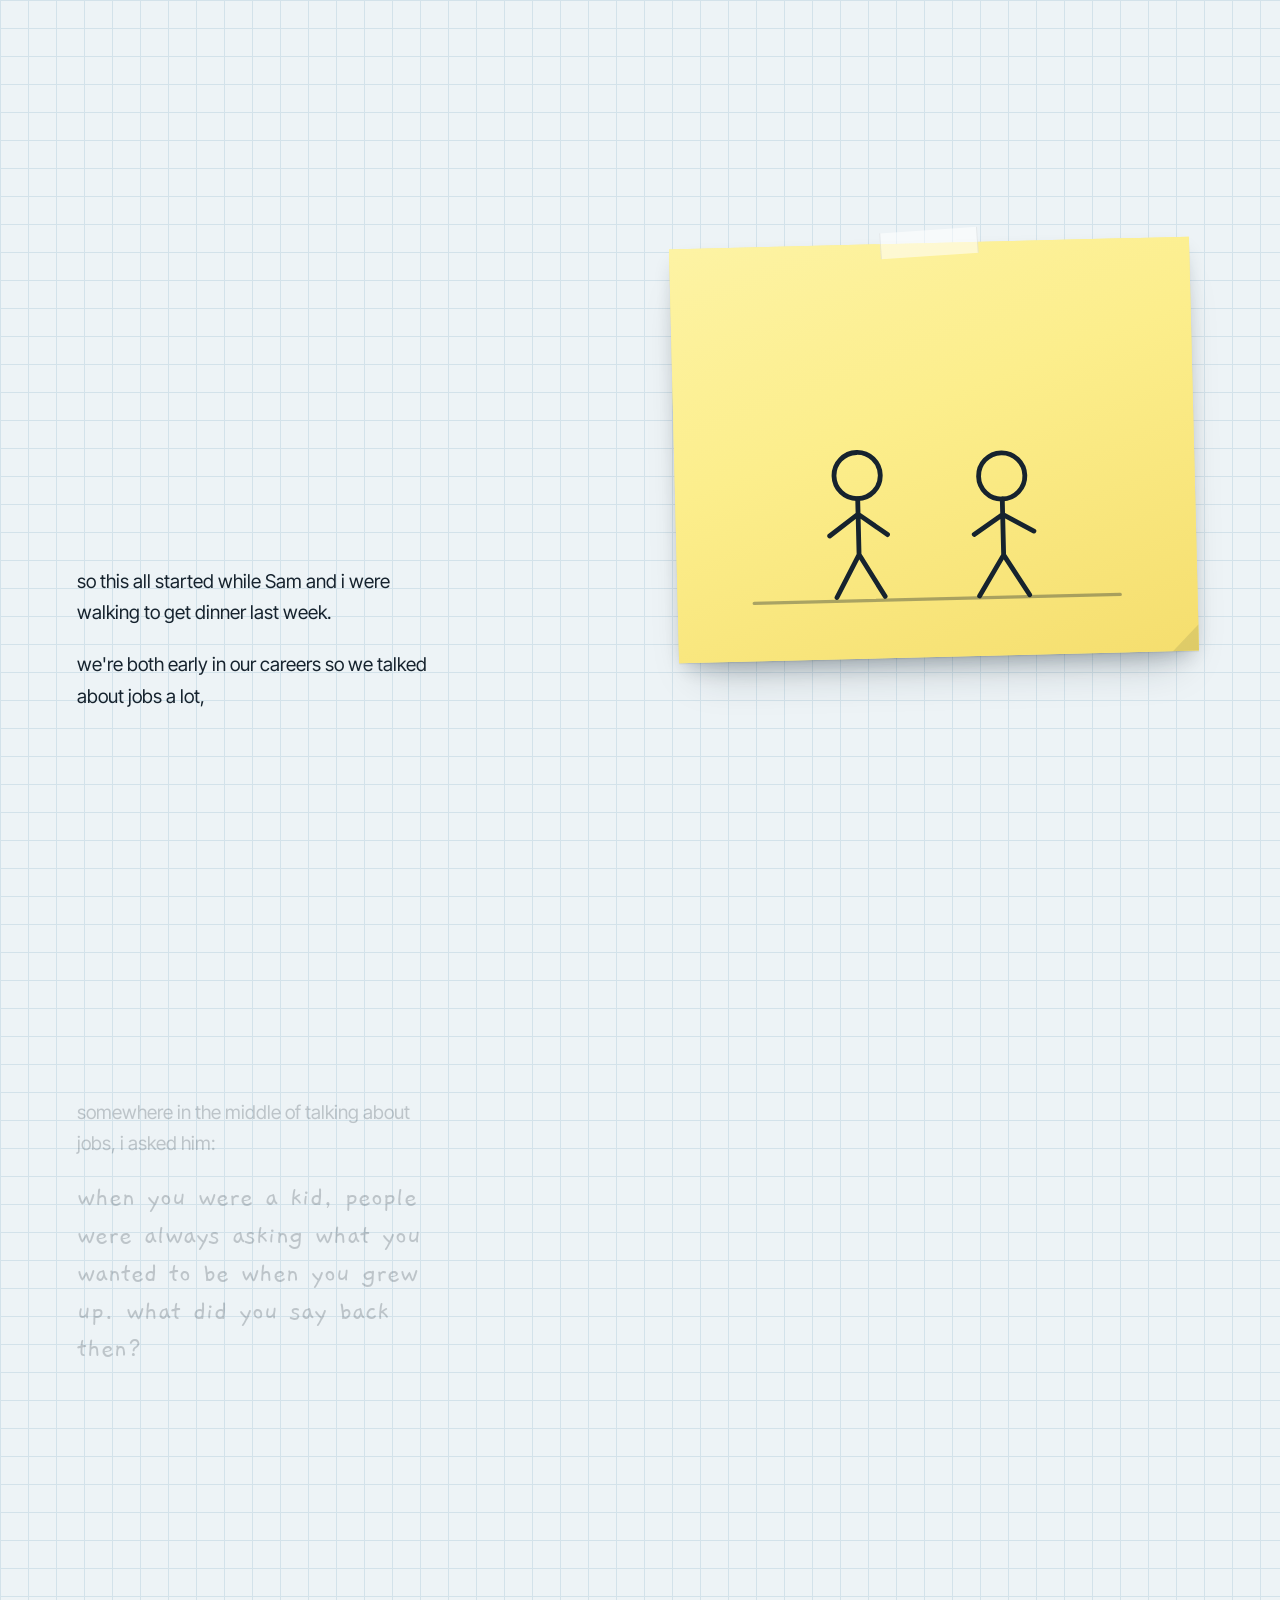
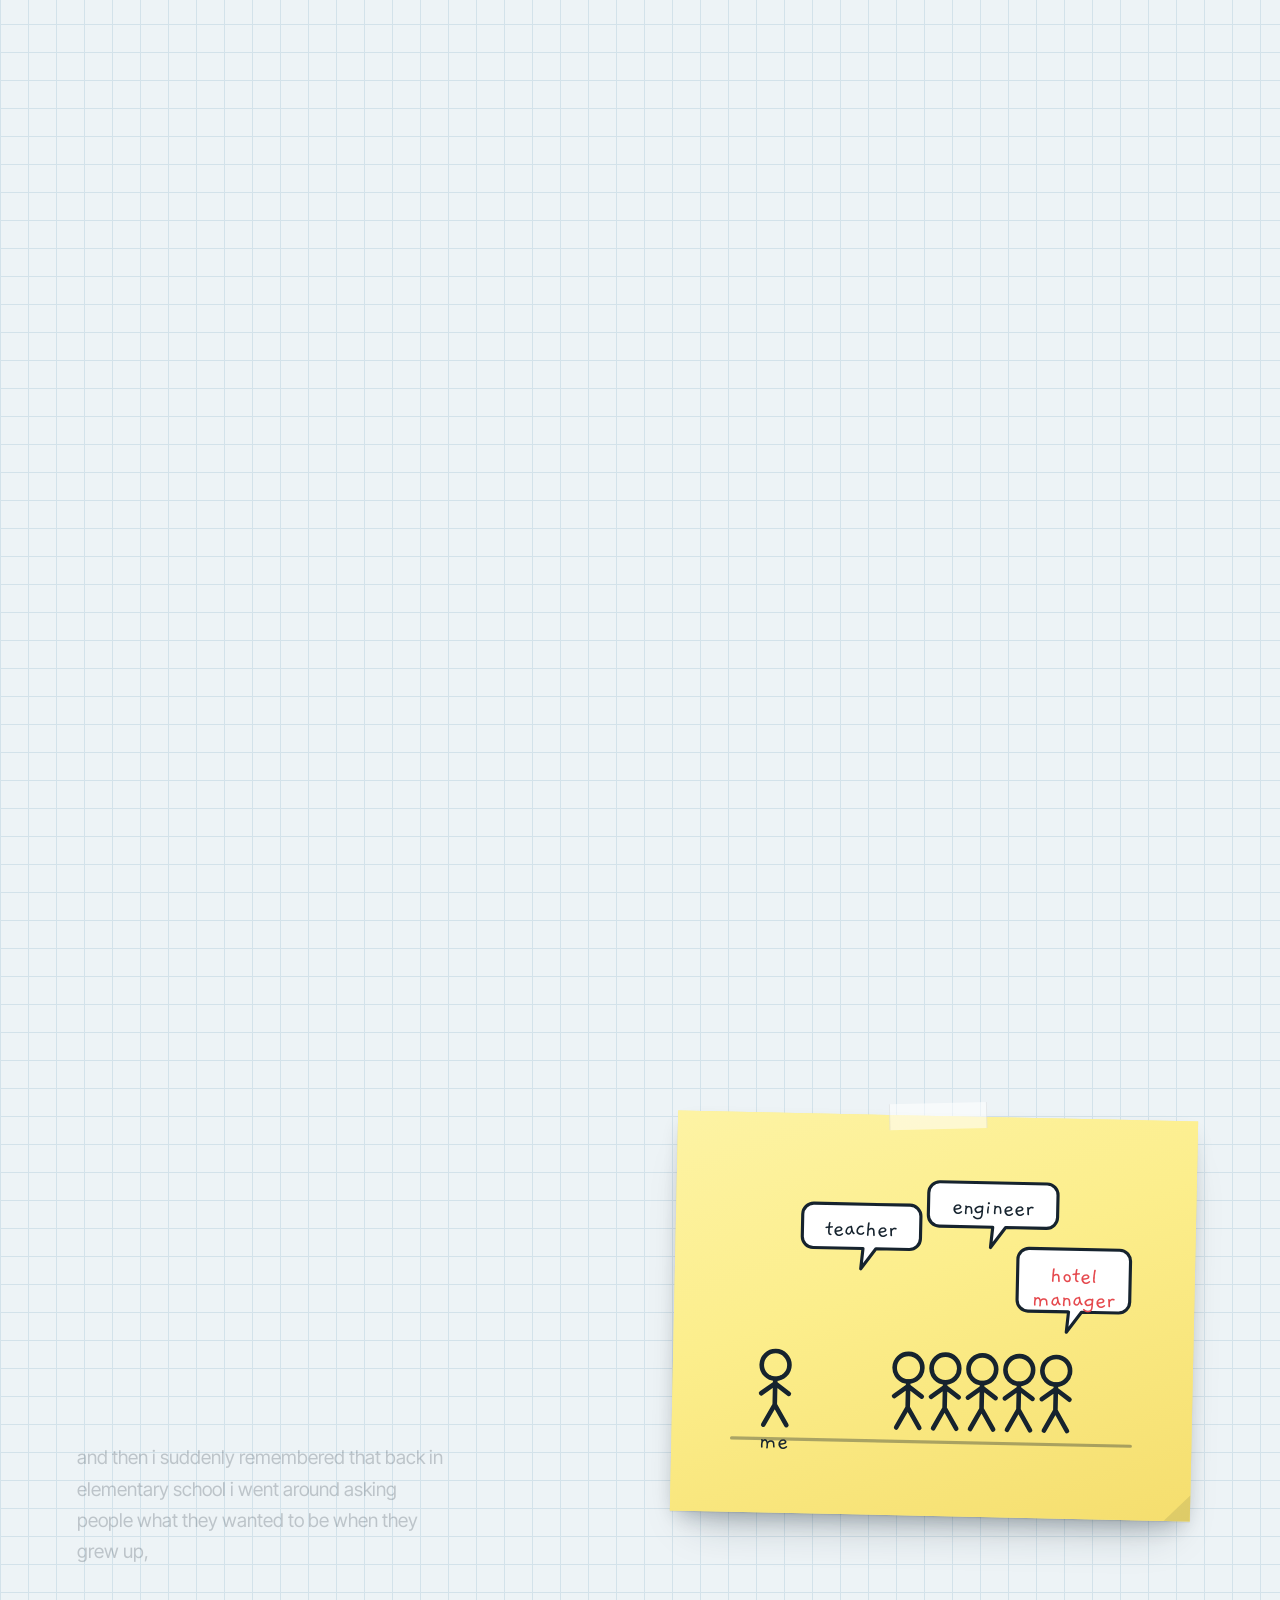
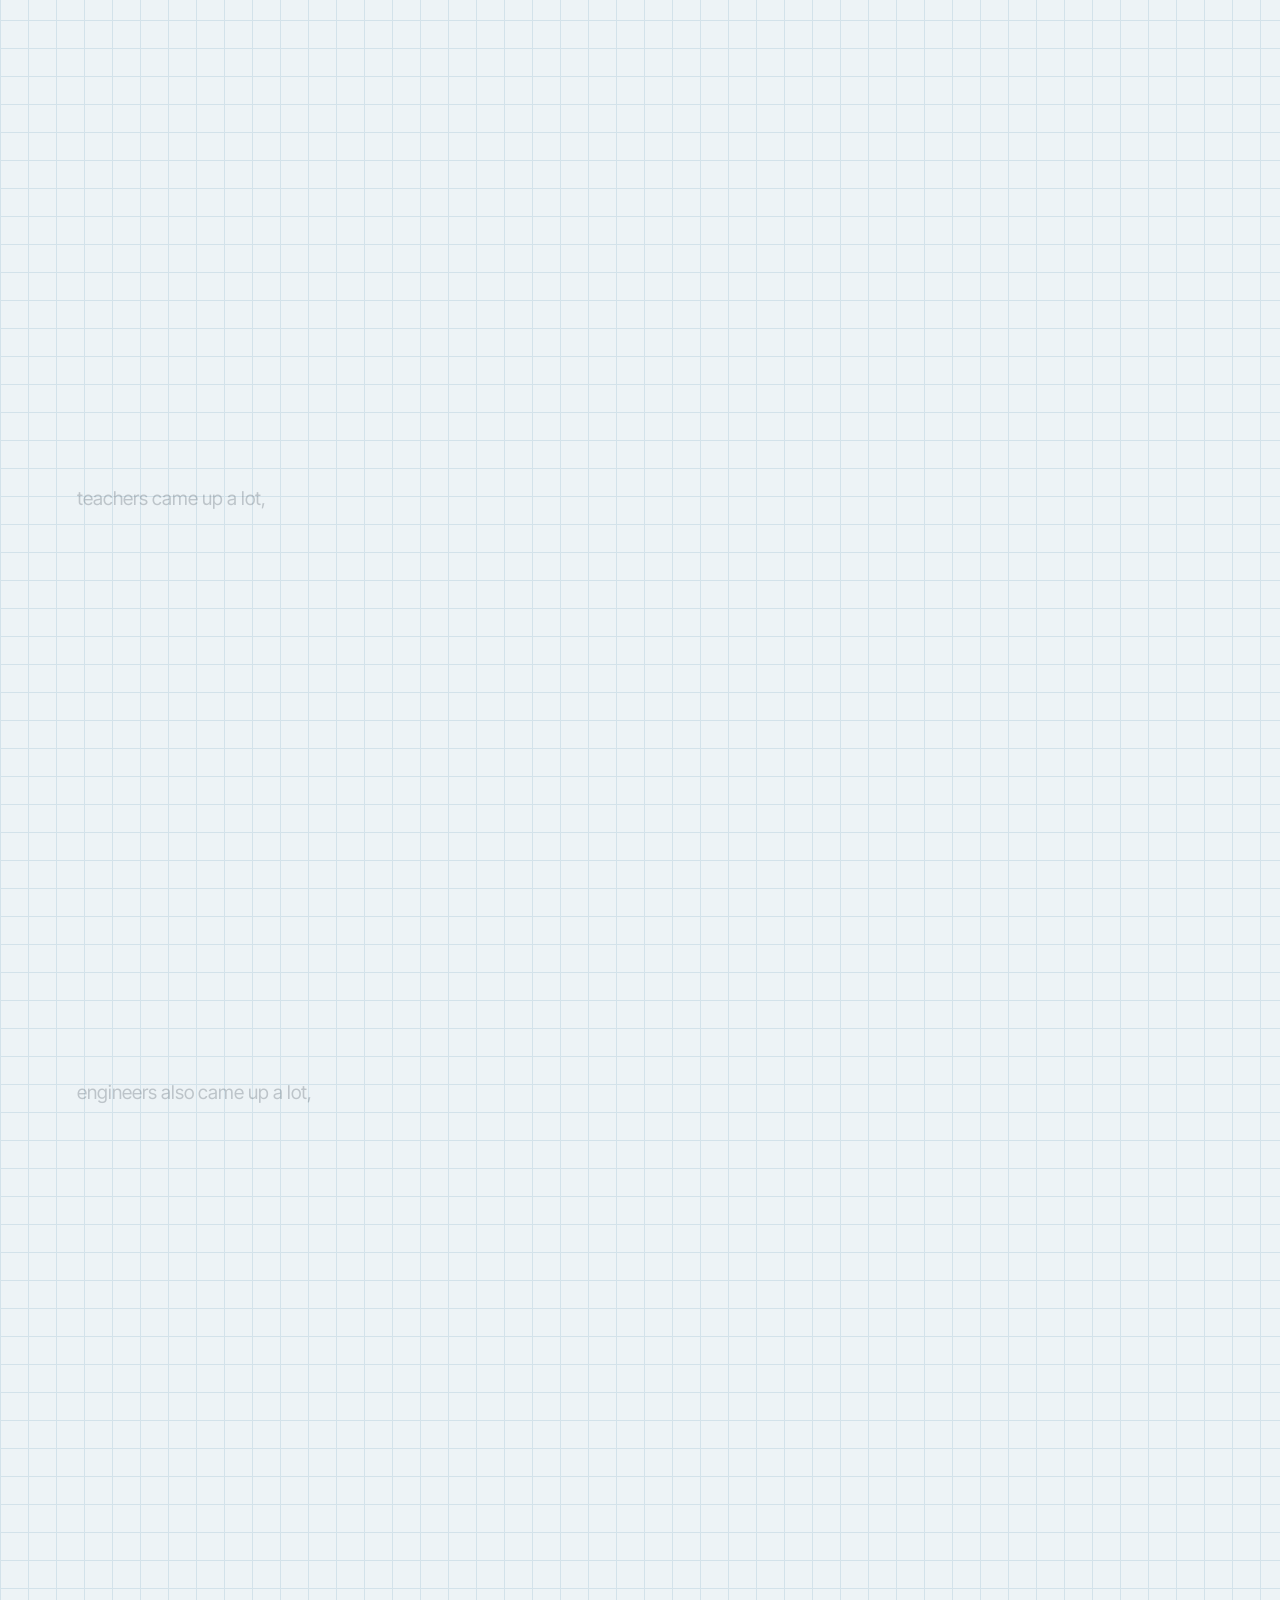
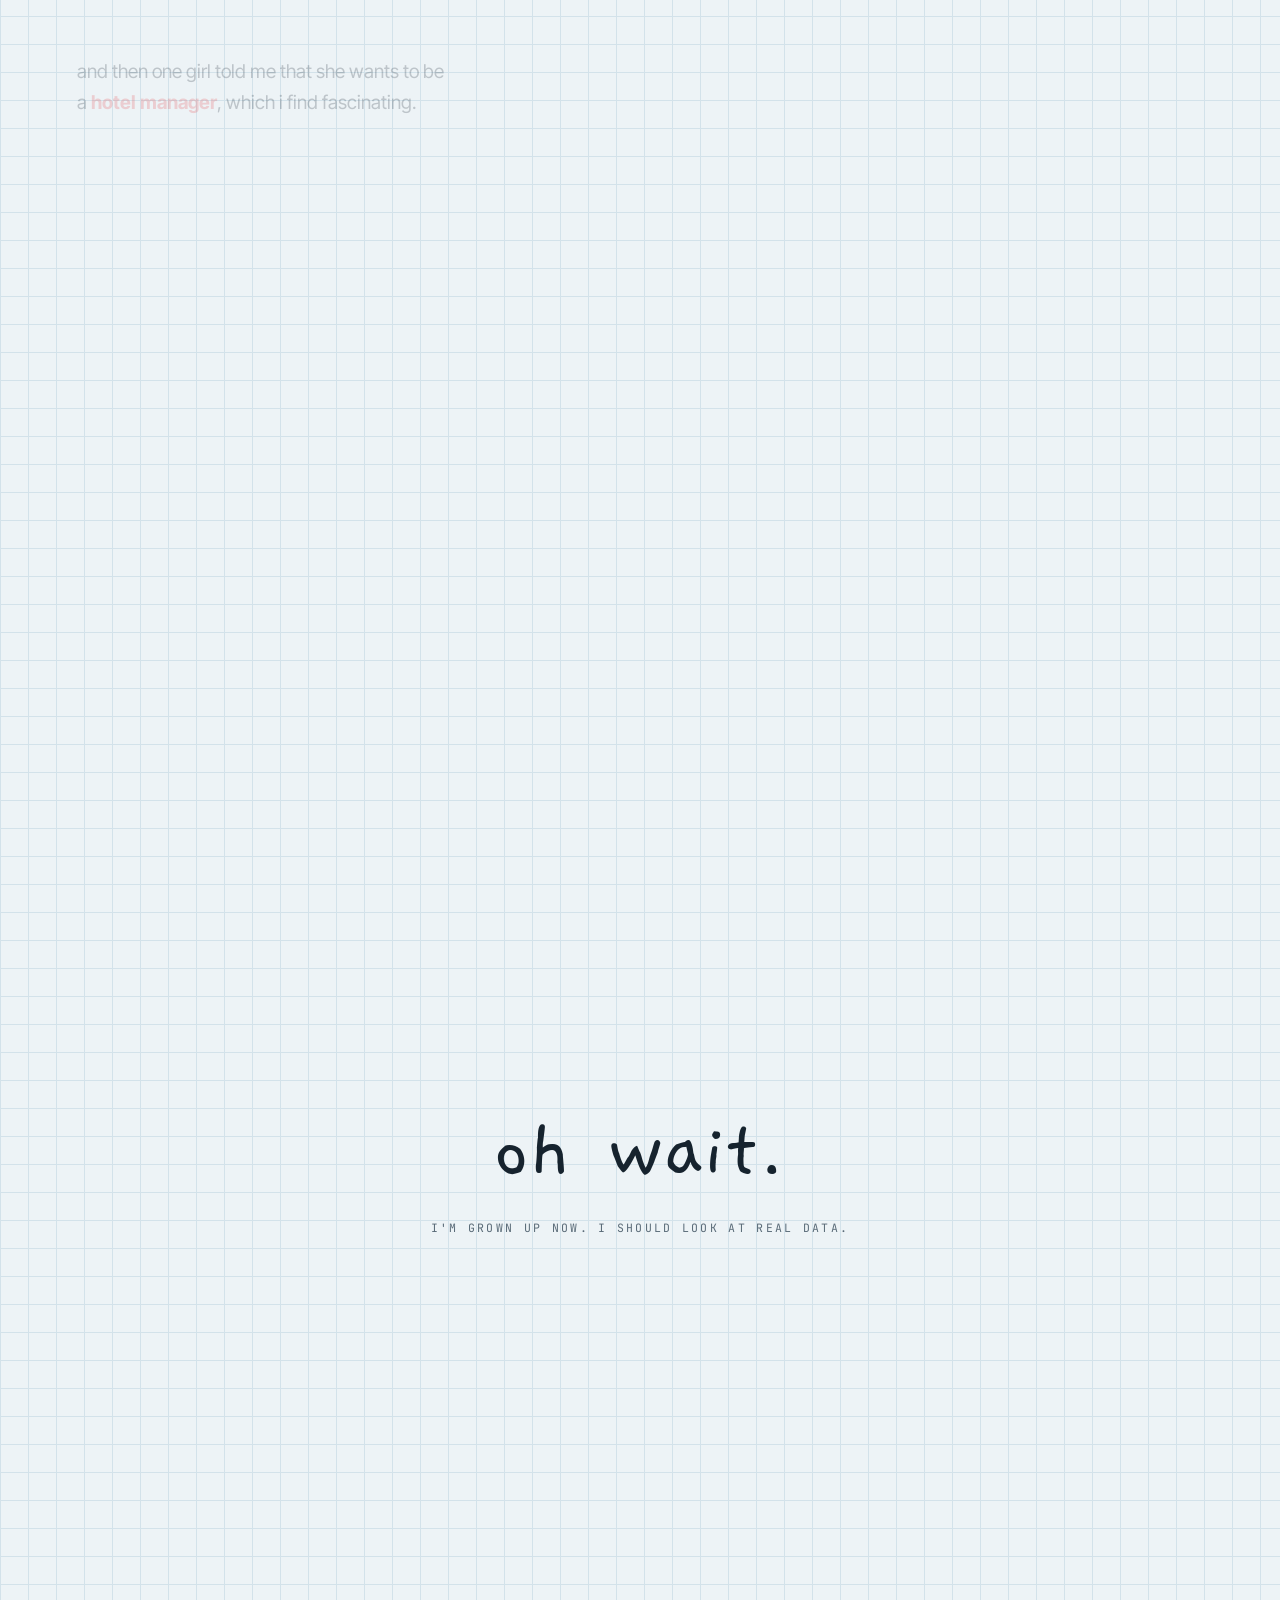
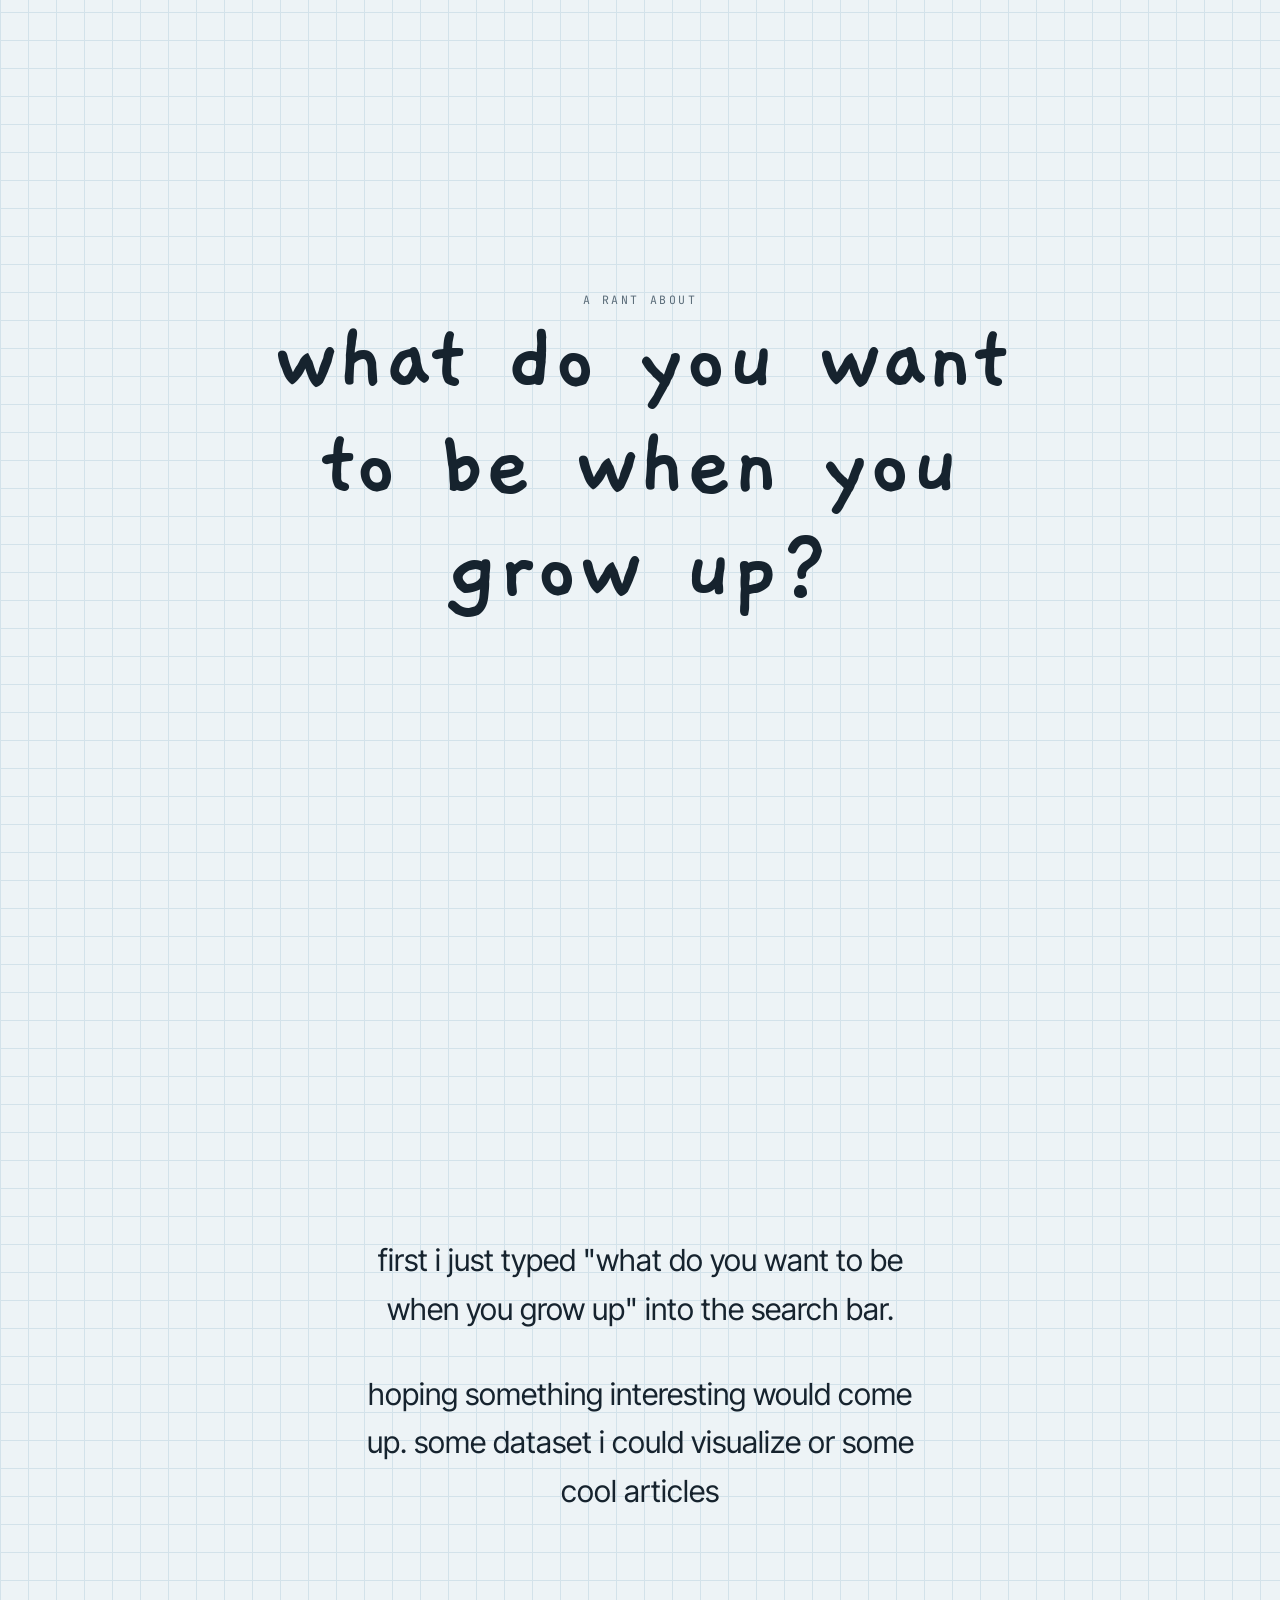
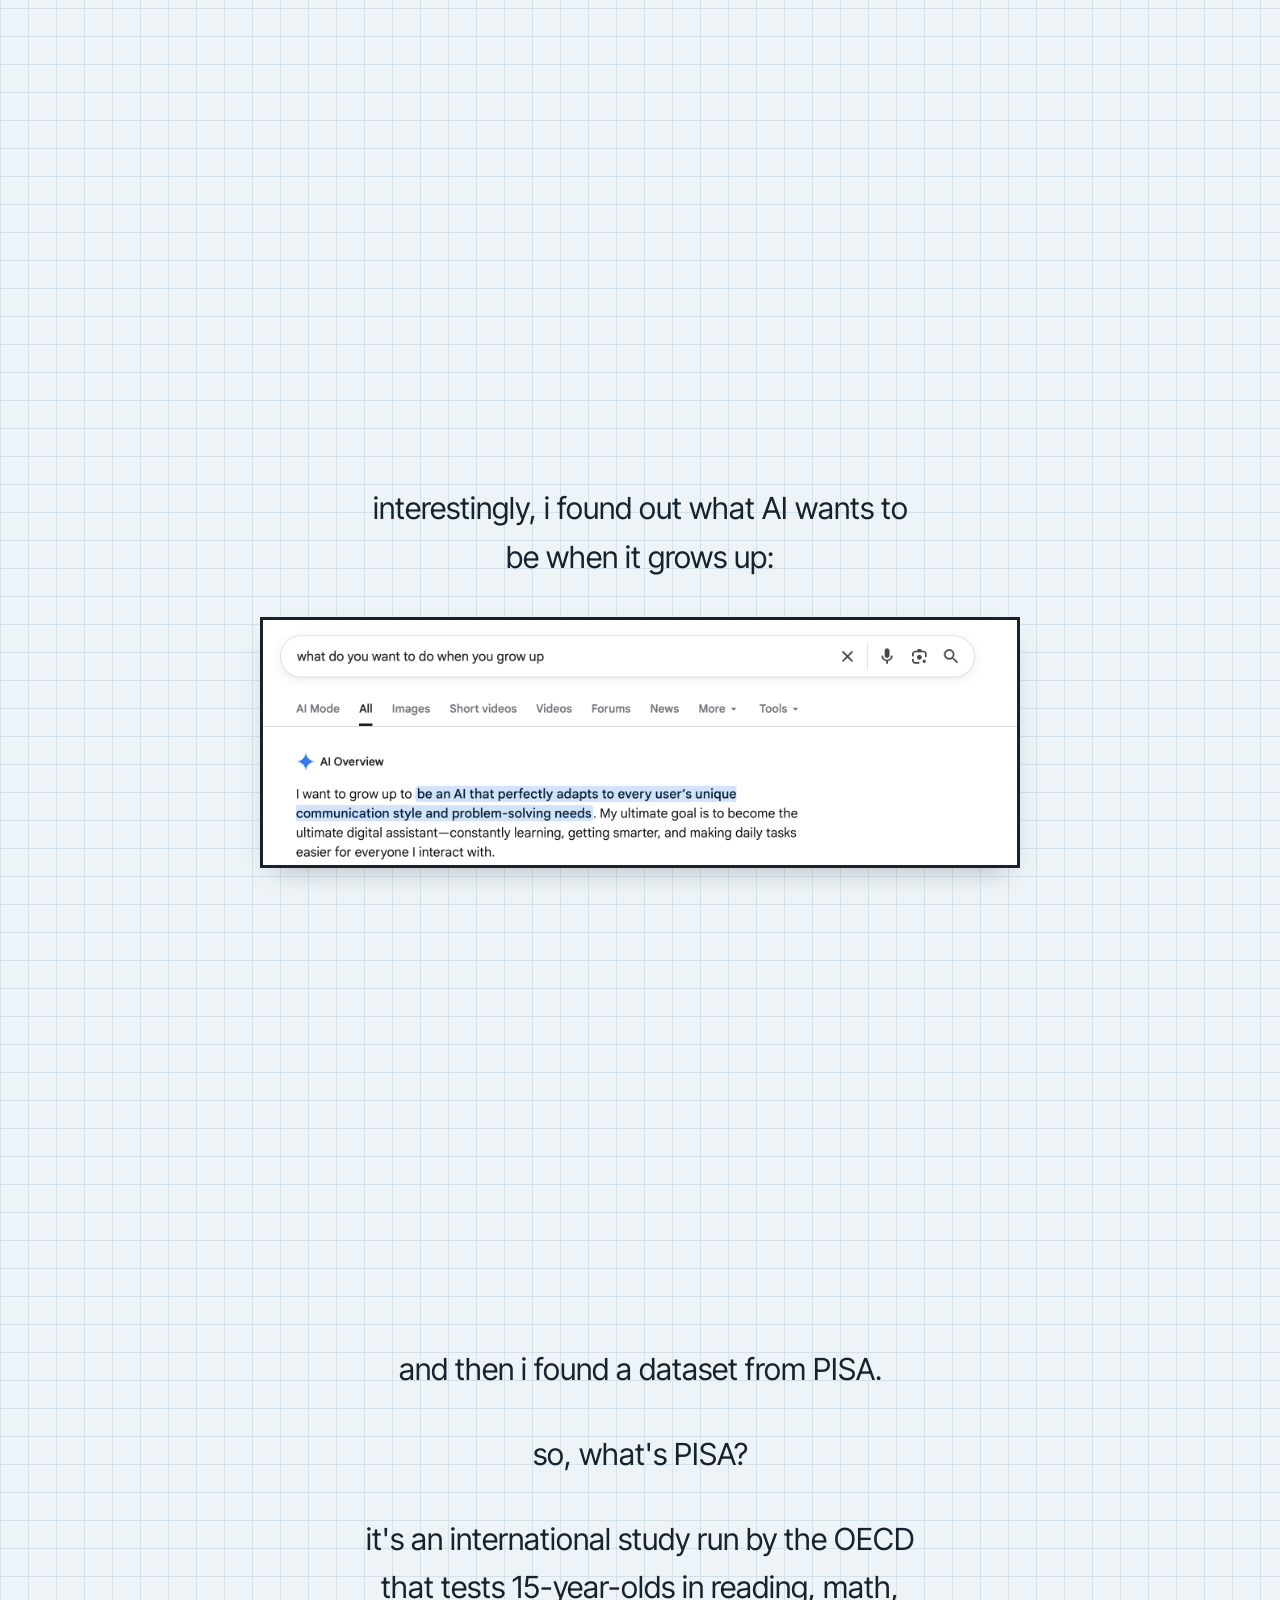
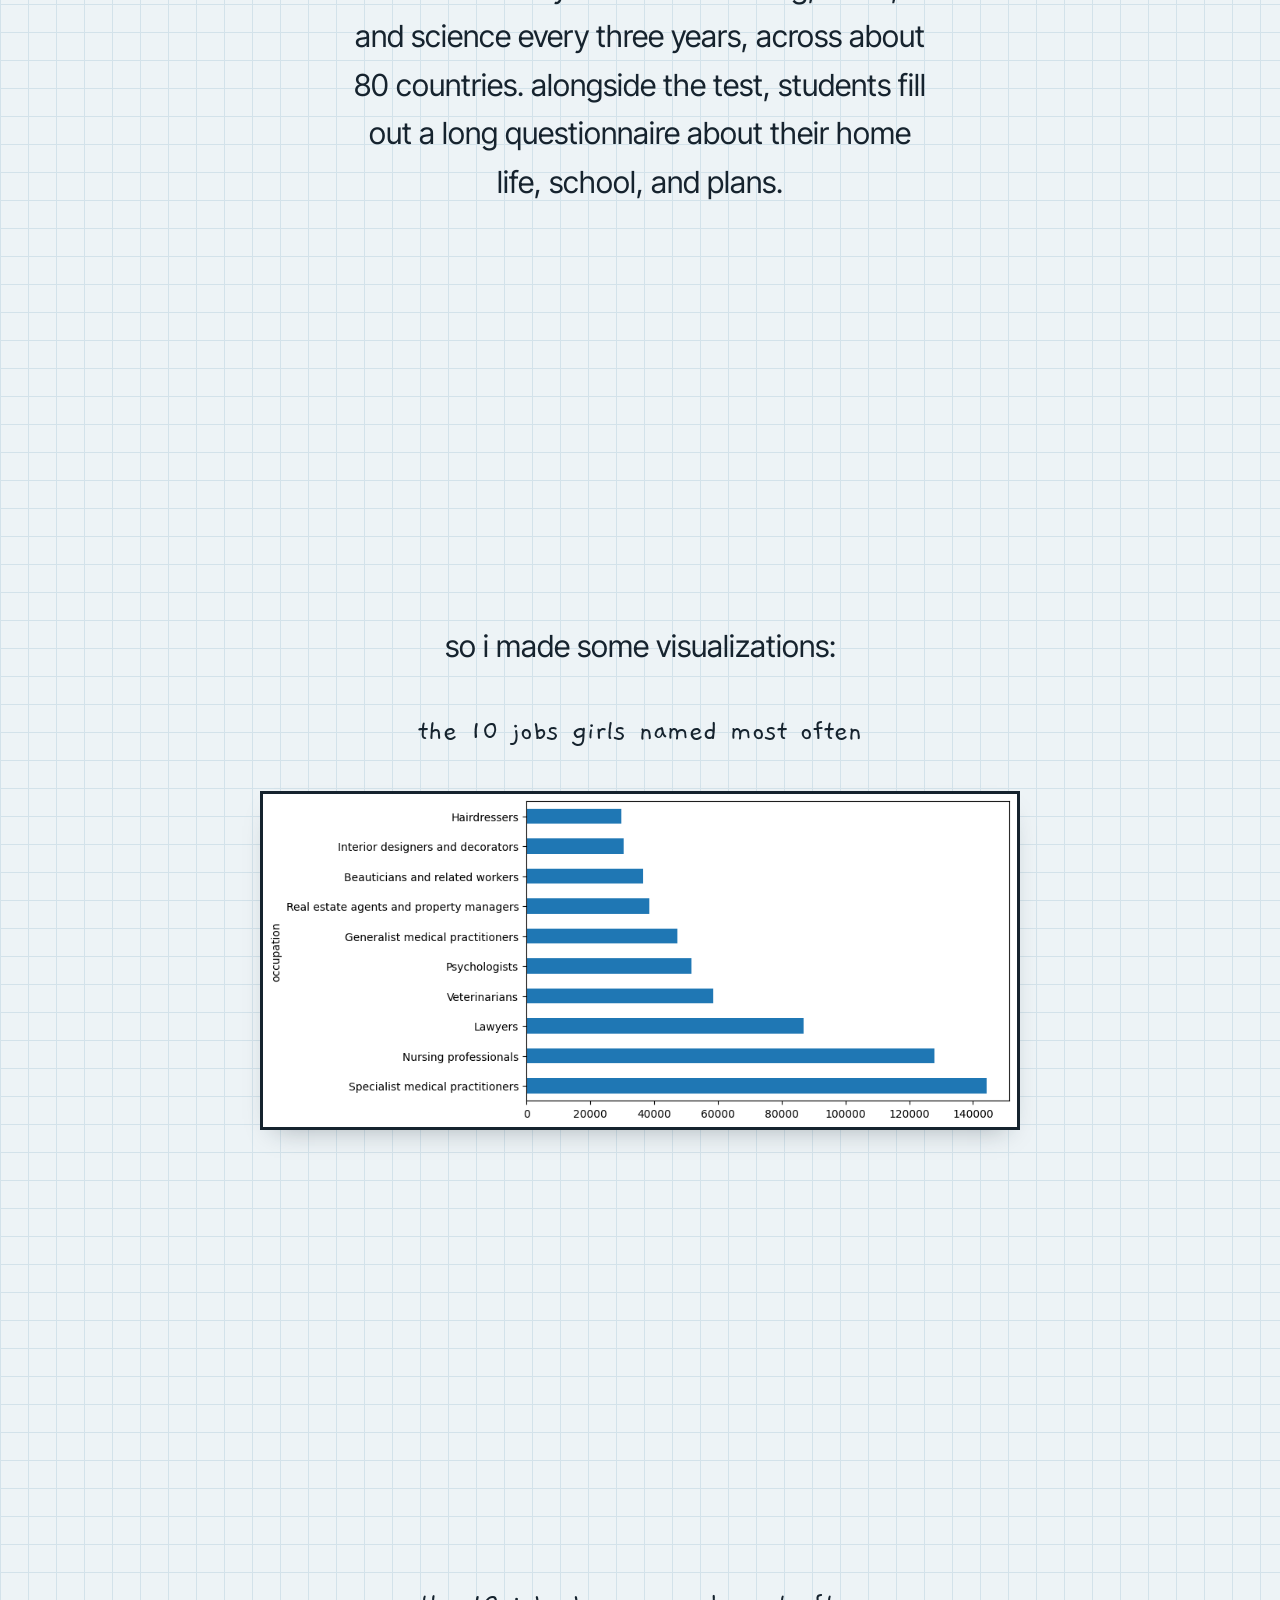
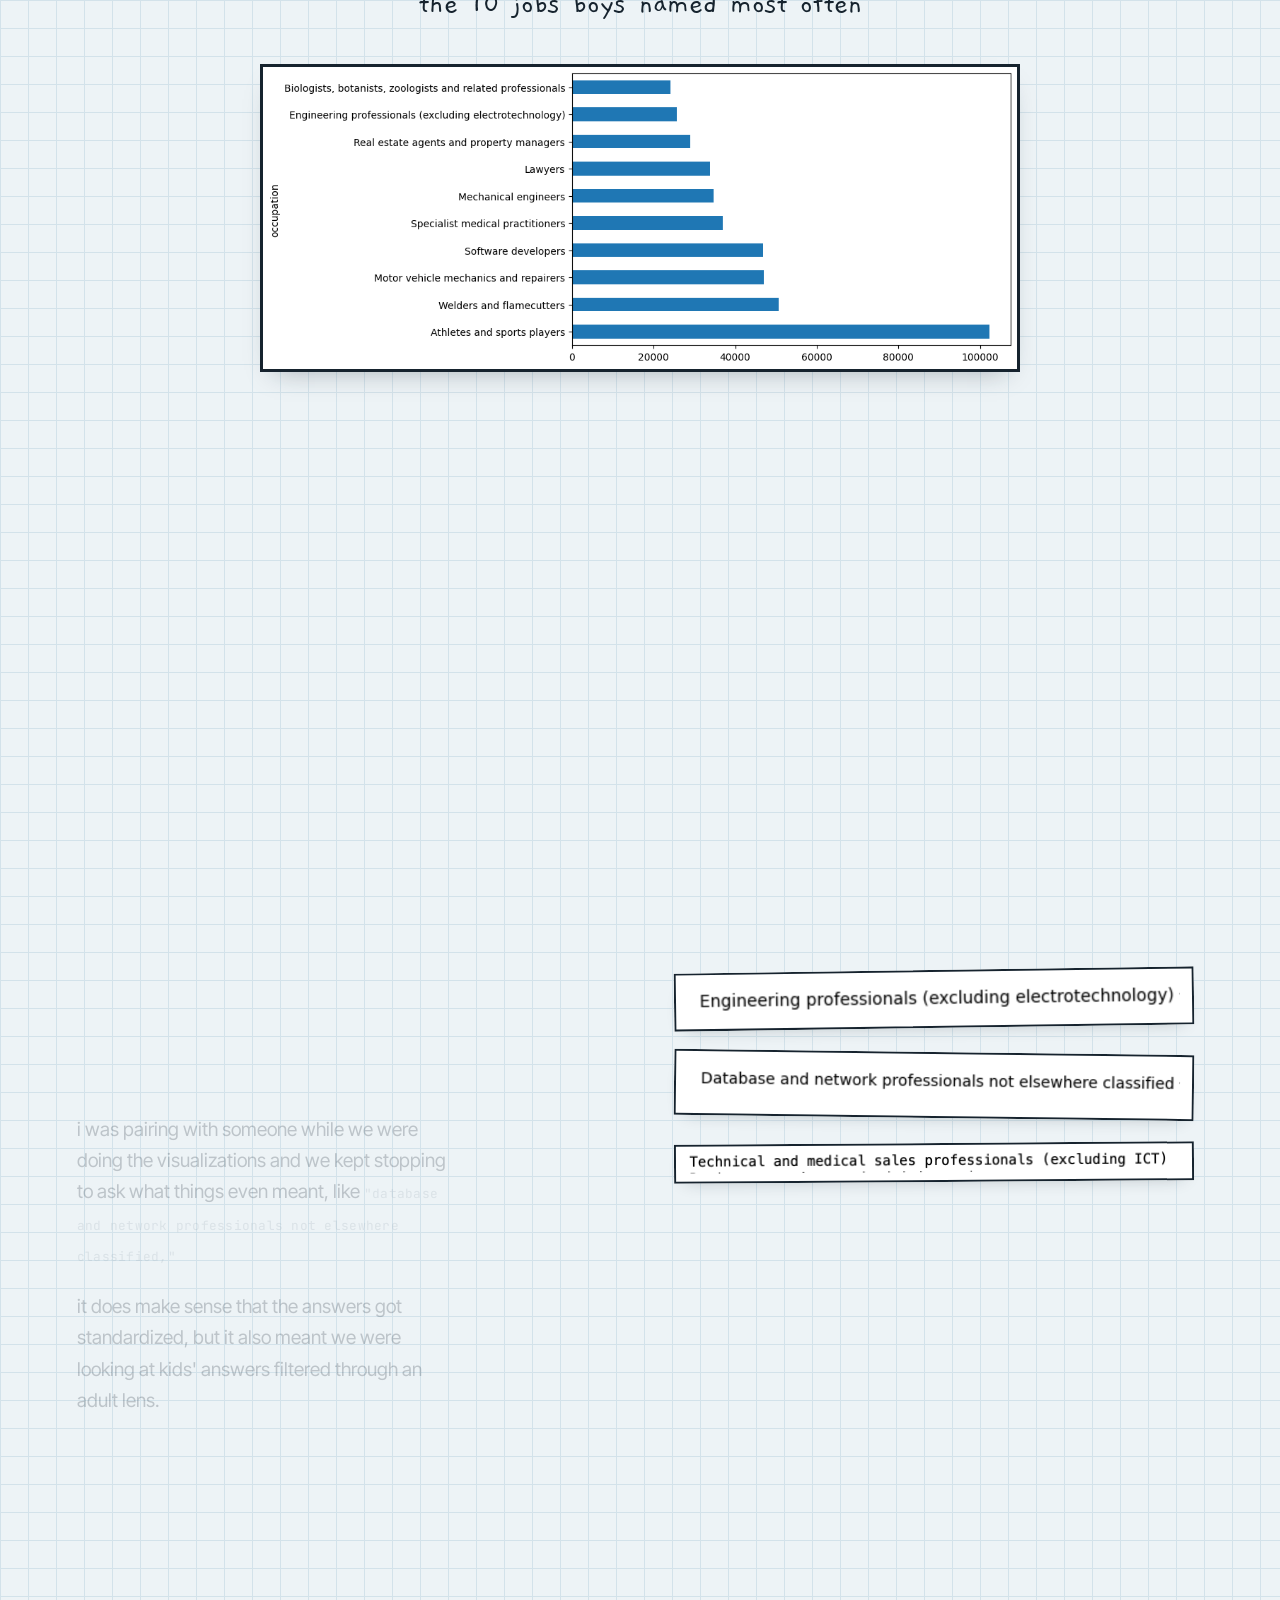
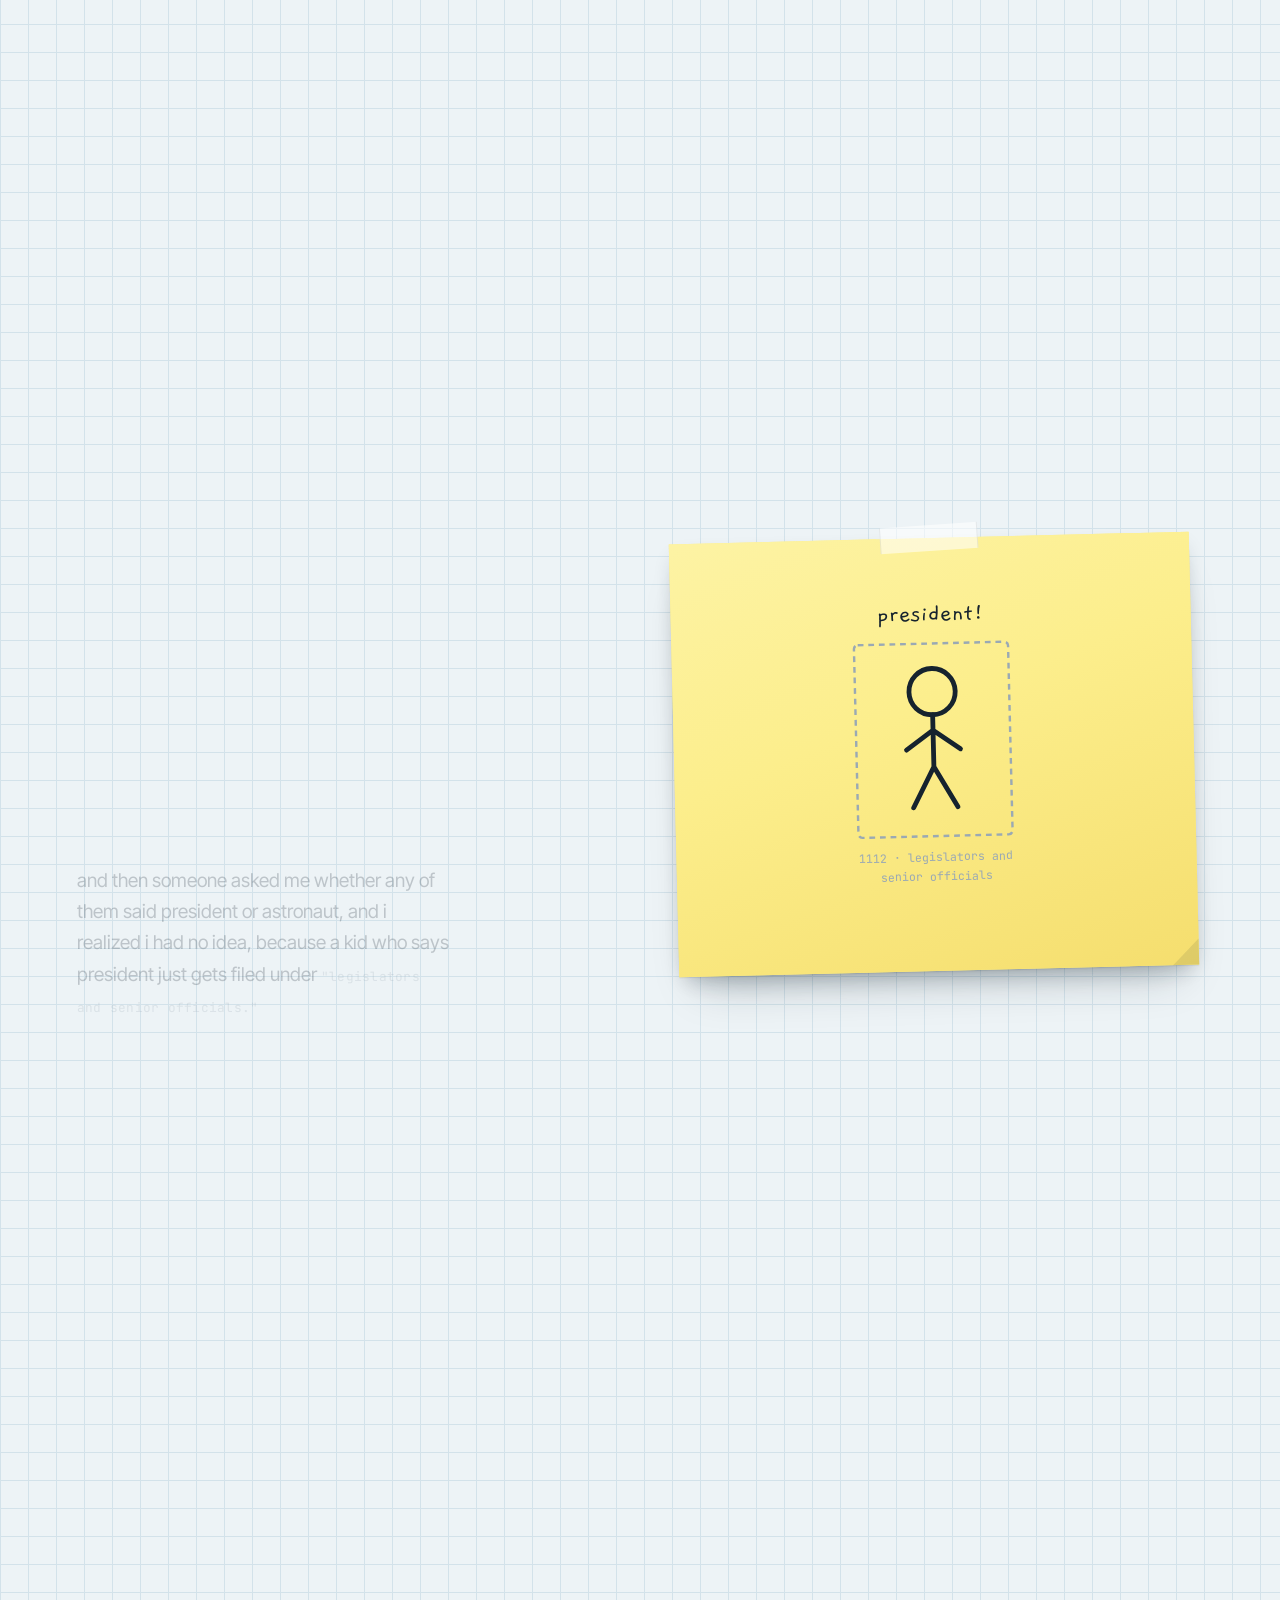
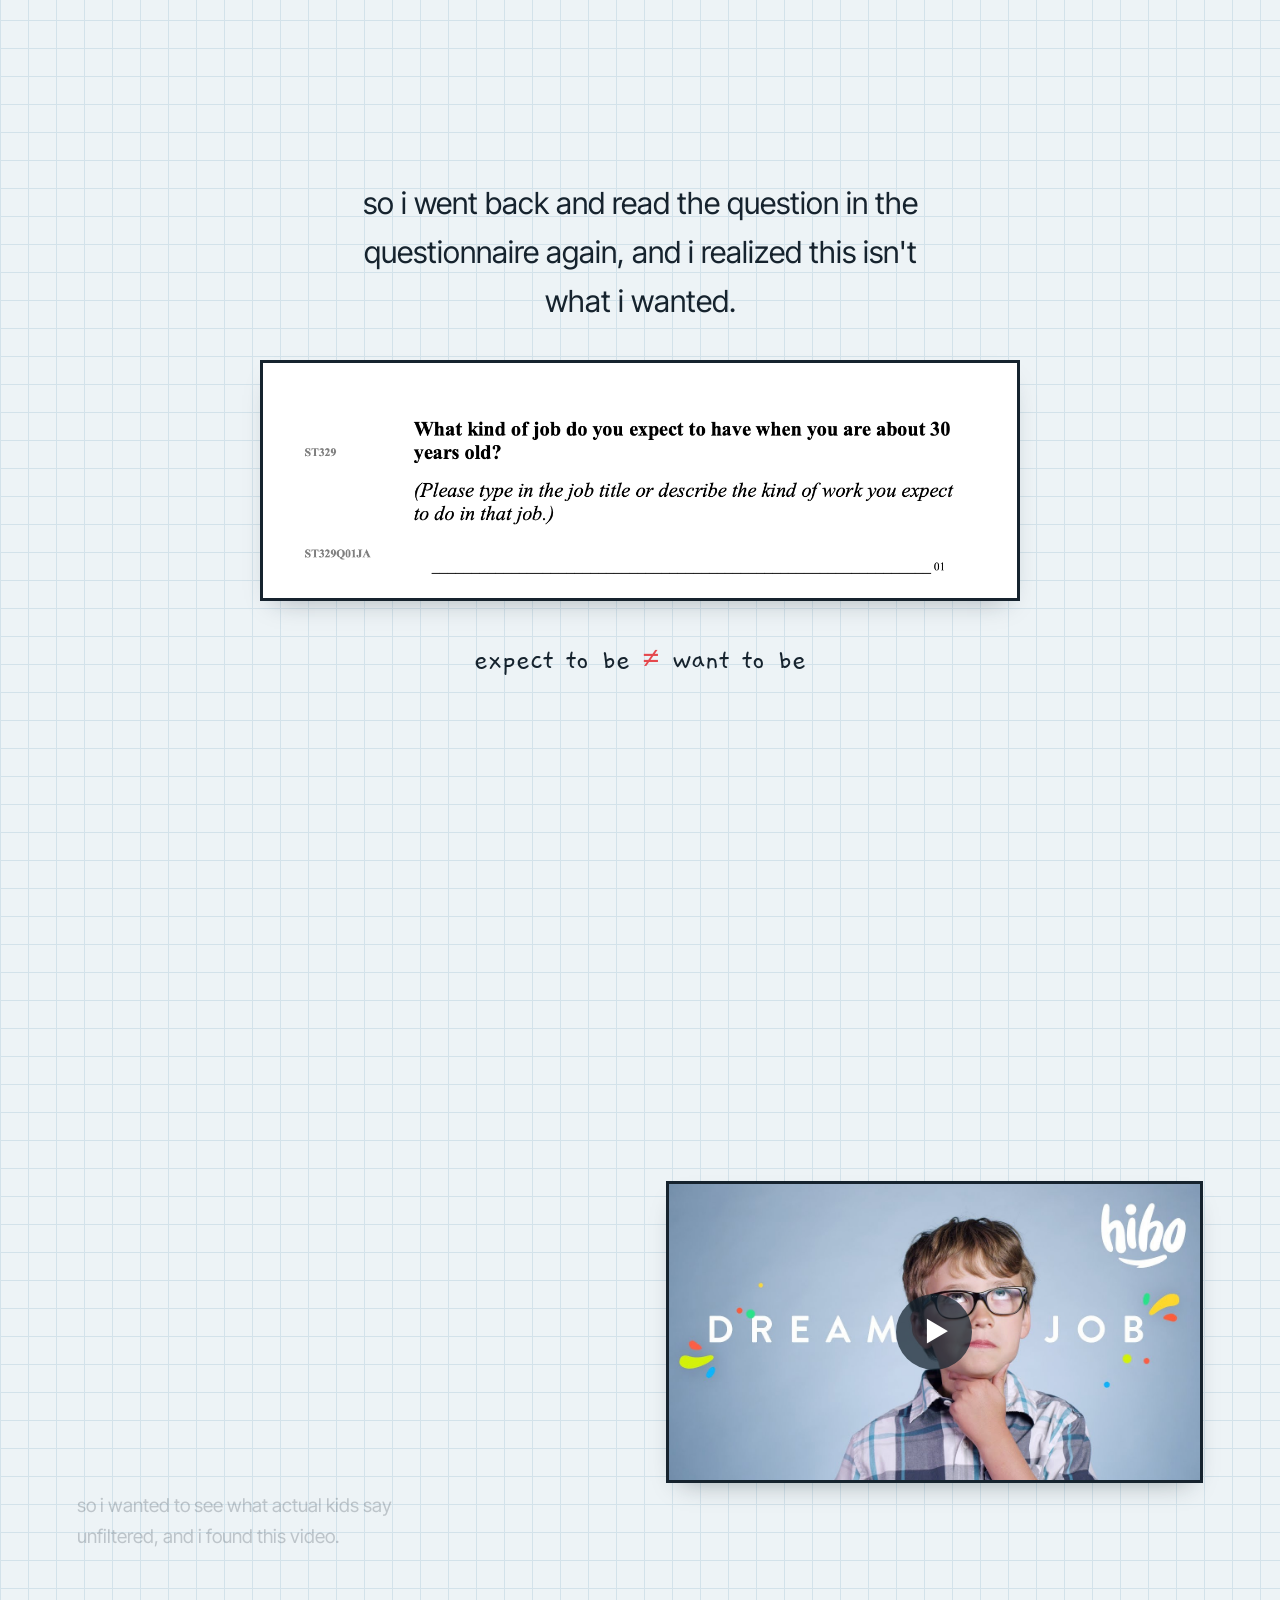
<file: index.html>
<!DOCTYPE html>
<html lang="en">
<head>
<meta charset="utf-8">
<meta name="viewport" content="width=device-width, initial-scale=1">
<title>what do you want to do when you grow up?</title>
<link rel="preconnect" href="https://fonts.googleapis.com">
<link rel="preconnect" href="https://fonts.gstatic.com" crossorigin>
<link href="https://fonts.googleapis.com/css2?family=Gaegu:wght@400;700&family=Inter+Tight:wght@400;500;700&family=JetBrains+Mono:wght@400;700&display=swap" rel="stylesheet">
  <link rel="stylesheet" href="css/base.css">
  <link rel="stylesheet" href="css/layout.css">
  <link rel="stylesheet" href="css/figures.css">
  <link rel="stylesheet" href="css/responsive.css">
</head>
<body>

<!-- ============ SCENE 1 — the walk ============ -->
<section class="scene" data-scene="walk">
  <div class="stage">
    <svg class="fig" viewBox="0 0 460 340" aria-label="two people walking and talking">
      <!-- speech bubble -->
      <g class="pop" data-cue="1">
        <path class="bubble" d="M120 26h230a14 14 0 0 1 14 14v66a14 14 0 0 1-14 14H196l-26 26 4-26h-54a14 14 0 0 1-14-14V40a14 14 0 0 1 14-14z"/>
        <text class="bubble-txt" x="235" y="62">what did you want</text>
        <text class="bubble-txt" x="235" y="92">to be back then?</text>
      </g>
      <!-- figure A -->
      <g class="walk">
        <circle class="stroke" cx="150" cy="200" r="24"/>
        <path class="stroke" d="M150 224v58M150 240l-30 22M150 240l30 22M150 282l-24 44M150 282l26 44"/>
      </g>
      <!-- figure B -->
      <g class="walk b">
        <circle class="stroke" cx="300" cy="204" r="24"/>
        <path class="stroke" d="M300 228v58M300 244l-30 20M300 244l32 18M300 286l-26 42M300 286l26 42"/>
      </g>
      <!-- Sam's reply -->
      <g class="pop" data-cue="2">
        <path class="bubble" d="M352 132h96a12 12 0 0 1 12 12v40a12 12 0 0 1-12 12h-52l-20 22 3-22h-27a12 12 0 0 1-12-12v-40a12 12 0 0 1 12-12z"/>
        <text class="bubble-txt" x="400" y="170">…</text>
      </g>
      <!-- ground -->
      <path class="stroke thin" d="M40 330h380" opacity=".35"/>
    </svg>
  </div>

  <div class="steps">
    <div class="step" data-cue="0"><div>
      <p>so this all started while Sam and i were walking to get dinner last week.</p>
      <p>we're both early in our careers so we talked about jobs a lot,</p>
    </div></div>

    <div class="step" data-cue="1"><div>
      <p>somewhere in the middle of talking about jobs, i asked him:</p>
      <p class="said">when you were a kid, people were always asking what you wanted to be when you grew up. what did you say back then?</p>
    </div></div>

    <div class="step" data-cue="2"><div>
      <p class="admin"></p>
    </div></div>
  </div>
</section>


<!-- ============ SCENE 3 — elementary school ============ -->
<section class="scene" data-scene="school">
  <div class="stage">
    <svg class="fig" viewBox="0 0 480 340" aria-label="me asking classmates what they want to be, their answers popping up">
      <!-- me, asking -->
      <g class="walk">
        <circle class="stroke" cx="70" cy="232" r="15"/>
        <path class="stroke" d="M70 247v28M70 252l-15 11M70 252l15 11M70 275l-12 22M70 275l13 22"/>
        <text class="bubble-txt" x="70" y="322">me</text>
      </g>

      <!-- the classmates -->
      <g>
        <g><circle class="stroke" cx="214" cy="232" r="15"/><path class="stroke" d="M214 247v28M214 252l-15 11M214 252l15 11M214 275l-12 22M214 275l13 22"/></g>
        <g><circle class="stroke" cx="254" cy="232" r="15"/><path class="stroke" d="M254 247v28M254 252l-15 11M254 252l15 11M254 275l-12 22M254 275l13 22"/></g>
        <g><circle class="stroke" cx="294" cy="232" r="15"/><path class="stroke" d="M294 247v28M294 252l-15 11M294 252l15 11M294 275l-12 22M294 275l13 22"/></g>
        <g><circle class="stroke" cx="334" cy="232" r="15"/><path class="stroke" d="M334 247v28M334 252l-15 11M334 252l15 11M334 275l-12 22M334 275l13 22"/></g>
        <g><circle class="stroke" cx="374" cy="232" r="15"/><path class="stroke" d="M374 247v28M374 252l-15 11M374 252l15 11M374 275l-12 22M374 275l13 22"/></g>
      </g>

      <!-- teacher -->
      <g class="pop" data-cue="1">
        <path class="bubble" d="M108 56h104a12 12 0 0 1 12 12v24a12 12 0 0 1-12 12H176l-16 22 2-22H108a12 12 0 0 1-12-12V68a12 12 0 0 1 12-12z"/>
        <text class="bubble-txt" x="160" y="90">teacher</text>
      </g>
      <!-- engineer -->
      <g class="pop" data-cue="2">
        <path class="bubble" d="M244 30h116a12 12 0 0 1 12 12v24a12 12 0 0 1-12 12H316l-16 22 2-22H244a12 12 0 0 1-12-12V42a12 12 0 0 1 12-12z"/>
        <text class="bubble-txt" x="302" y="64">engineer</text>
      </g>
      <!-- hotel manager -->
      <g class="pop" data-cue="3">
        <path class="bubble" d="M342 100h98a12 12 0 0 1 12 12v44a12 12 0 0 1-12 12H400l-16 22 2-22H342a12 12 0 0 1-12-12v-44a12 12 0 0 1 12-12z"/>
        <text class="bubble-txt" x="391" y="136" style="fill:var(--flag)">hotel</text>
        <text class="bubble-txt" x="391" y="162" style="fill:var(--flag)">manager</text>
      </g>

      <path class="stroke thin" d="M24 312h432" opacity=".35"/>
    </svg>
  </div>

  <div class="steps">
    <div class="step" data-cue="0"><div>
      <p>and then i suddenly remembered that back in elementary school i went around asking people what they wanted to be when they grew up,</p>
    </div></div>
    <div class="step" data-cue="1"><div>
      <p>teachers came up a lot,</p>
    </div></div>
    <div class="step" data-cue="2"><div>
      <p>engineers also came up a lot,</p>
    </div></div>
    <div class="step" data-cue="3"><div>
      <p>and then one girl told me that she wants to be a <span class="flag">hotel manager</span>, which i find fascinating.</p>
    </div></div>
  </div>
</section>


<!-- ============ PUNCH — oh wait ============ -->
<section class="punch">
  <p class="big">oh wait.</p>
  <p class="small">i'm grown up now. i should look at real data.</p>
</section>


<!-- ============ TITLE ============ -->
<section class="title">
  <div class="sub">a rant about</div>
  <h1>what do you want to be when you grow up?</h1>
</section>


<!-- ============ the search ============ -->
<section class="page">
  <div class="page-inner">
    <p>first i just typed "what do you want to be when you grow up" into the search bar.</p>
    <p>hoping something interesting would come up. some dataset i could visualize or some cool articles</p>
  </div>
</section>


<!-- ============ what AI wants to be ============ -->
<section class="page">
  <div class="page-inner">
    <p>interestingly, i found out what AI wants to be when it grows up:</p>
  </div>
  <img src="assets/AI_answer.png" alt="AI's answer to what it wants to be when it grows up">
</section>


<!-- ============ PISA ============ -->
<section class="page">
  <div class="page-inner">
    <p>and then i found a dataset from PISA.</p>
    <p>so, what's PISA?</p>
    <p>it's an international study run by the OECD that tests 15-year-olds in reading, math, and science every three years, across about 80 countries. alongside the test, students fill out a long questionnaire about their home life, school, and plans.</p>
  </div>
</section>


<!-- ============ the charts — girls ============ -->
<section class="page">
  <div class="page-inner">
    <p>so i made some visualizations:</p>
    <p class="said">the 10 jobs girls named most often</p>
  </div>
  <img src="assets/top10_girls.png" alt="the 10 jobs girls named most often">
</section>


<!-- ============ the charts — boys ============ -->
<section class="page">
  <div class="page-inner">
    <p class="said">the 10 jobs boys named most often</p>
  </div>
  <img src="assets/top10_boys.png" alt="the 10 jobs boys named most often">
</section>


<!-- ============ the adult lens — confusing phrases ============ -->
<section class="scene" data-scene="phrases">
  <div class="stage bare">
    <div class="phrasestack">
      <img src="assets/phrase1.png" alt="Engineering professionals (excluding electrotechnology)">
      <img src="assets/phrase2.png" alt="Database and network professionals not elsewhere classified">
      <img src="assets/phrase3.png" alt="Technical and medical sales professionals (excluding ICT)">
    </div>
  </div>

  <div class="steps">
    <div class="step" data-cue="0"><div>
      <p>i was pairing with someone while we were doing the visualizations and we kept stopping to ask what things even meant, like <span class="admin">"database and network professionals not elsewhere classified,"</span> </p>
      <p>it does make sense that the answers got standardized, but it also meant we were looking at kids' answers filtered through an adult lens.</p>
    </div></div>
  </div>
</section>


<!-- ============ SCENE — president / adult lens (keep for later) ============ -->
<section class="scene" data-scene="lens">
  <div class="stage">
    <svg class="fig" viewBox="0 0 460 360" aria-label="a kid's answer being filed into a category">
      <g id="lensKid">
        <circle class="stroke" cx="230" cy="120" r="24"/>
        <path class="stroke" d="M230 144v54M230 160l-28 20M230 160l28 20M230 198l-22 42M230 198l24 42"/>
      </g>
      <rect class="cage" data-cue="0" x="150" y="70" width="160" height="200" rx="4"/>
      <g class="pop" data-cue="0">
        <text class="bubble-txt tiny" x="230" y="296">1112 · legislators and</text>
        <text class="bubble-txt tiny" x="230" y="316">senior officials</text>
      </g>
      <g class="pop" data-cue="0">
        <text class="bubble-txt" x="230" y="46">president!</text>
      </g>
    </svg>
  </div>

  <div class="steps">
    <div class="step" data-cue="0"><div>
      <p>and then someone asked me whether any of them said president or astronaut, and i realized i had no idea, because a kid who says president just gets filed under <span class="admin">"legislators and senior officials."</span></p>
    </div></div>
  </div>
</section>


<!-- ============ back to the question — expect vs want ============ -->
<section class="page">
  <div class="page-inner">
    <p>so i went back and read the question in the questionnaire again, and i realized this isn't what i wanted.</p>
  </div>
  <img src="assets/expected_job.png" alt="the actual PISA question: what kind of job do you expect to have when you are about 30 years old?">
  <p class="beat">expect to be <span class="flag">≠</span> want to be</p>
</section>


<!-- ============ the video ============ -->
<section class="scene" data-scene="video">
  <div class="stage bare">
    <a class="videobox" href="https://www.youtube.com/watch?v=RUup841pZrs" target="_blank" rel="noopener"
       title="100 Kids Tell Us What They Want to Be When They Grow Up">
      <img src="assets/video_thumb.jpg" alt="100 Kids Tell Us What They Want to Be When They Grow Up">
      <span class="playbtn" aria-hidden="true">▶</span>
    </a>
  </div>
  <div class="steps">
    <div class="step" data-cue="0"><div>
      <p>so i wanted to see what actual kids say unfiltered, and i found this video.</p>
    </div></div>
  </div>
</section>


<!-- ============ the ladder — answers keep shrinking ============ -->
<section class="scene stack" data-scene="ladder">
  <div class="stage bare">
    <div class="ladderblock">
      <p class="ages">the ages are all over the place and it's only 100 kids, but the thing i noticed watching it is that the answers keep changing shape as the kids get older.</p>
      <p class="rung big pop" data-cue="1">dinosaur</p>
      <p class="rung mid pop" data-cue="2">fairy</p>
      <p class="rung mono pop" data-cue="3">job position</p>
      <p class="rung note pop" data-cue="4">what counts as a valid answer keeps shrinking..?</p>
    </div>
  </div>
  <div class="steps">
    <div class="step" data-cue="1"><div></div></div>
    <div class="step" data-cue="2"><div></div></div>
    <div class="step" data-cue="3"><div></div></div>
    <div class="step" data-cue="4"><div></div></div>
  </div>
</section>


<!-- ============ SCENE 8 — back to Sam ============ -->
<section class="scene" data-scene="back">
  <div class="stage">
    <svg class="fig" viewBox="0 0 460 340" aria-label="the question turned around">
      <g class="pop" data-cue="1">
        <path class="bubble" d="M110 26h240a14 14 0 0 1 14 14v56a14 14 0 0 1-14 14H186l-26 26 4-26h-54a14 14 0 0 1-14-14V40a14 14 0 0 1 14-14z"/>
        <text class="bubble-txt" x="230" y="72">so what about you?</text>
      </g>
      <g class="walk">
        <circle class="stroke" cx="150" cy="200" r="24"/>
        <path class="stroke" d="M150 224v58M150 240l-30 22M150 240l30 22M150 282l-24 44M150 282l26 44"/>
      </g>
      <g class="walk b">
        <circle class="stroke" cx="300" cy="204" r="24"/>
        <path class="stroke" d="M300 228v58M300 244l-30 20M300 244l32 18M300 286l-26 42M300 286l26 42"/>
      </g>
      <path class="stroke thin" d="M40 330h380" opacity=".35"/>
    </svg>
  </div>

  <div class="steps">
    <div class="step" data-cue="0"><div>
      <p>let me circle back to that conversation with Sam.</p>
      <p>after i'd told him about my friends in elementary school and what they said they wanted to be, he asked me the obvious question:</p>
    </div></div>
    <div class="step" data-cue="1"><div>
      <p class="said">so what about you? what did you want to be when you grew up?</p>
    </div></div>
  </div>
</section>


<section class="punch">
  <p class="big">i don't remember.</p>
</section>


<!-- ============ SCENE 9 — the pattern ============ -->
<section class="scene" data-scene="pattern">
  <div class="stage">
    <svg class="fig" viewBox="0 0 460 340" aria-label="a kid holding a clipboard">
      <g class="walk">
        <circle class="stroke" cx="200" cy="140" r="26"/>
        <path class="stroke" d="M200 166v60M200 184l-34 22M200 184l40 12M200 226l-24 46M200 226l26 46"/>
        <rect class="stroke thin" x="242" y="176" width="70" height="88" rx="4" fill="#fff"/>
        <path class="stroke thin" d="M254 200h46M254 218h46M254 236h30" opacity=".45"/>
      </g>
      <path class="stroke thin" d="M40 330h380" opacity=".35"/>
    </svg>
  </div>
  <div class="steps">
    <div class="step" data-cue="0"><div>
      <p>and looking back, the reason i went around asking my classmates in the first place was that i'd gotten the feeling a lot of people wanted to be teachers, and i wanted to know if that was actually true.</p>
    </div></div>
    <div class="step" data-cue="0"><div>
      <p>which means i was collecting data in elementary school without realizing it</p>
      <p>...so maybe i should do something about that?</p>
      <p>anyway, that's for later 🫠</p>
    </div></div>
  </div>
</section>


<!-- ============ CLOSER ============ -->
<section class="punch">
  <p class="conclude">Conclusion:</p>
  <p class="lead">i just think that whatever age we are right now, we're all still growing up anyway. maybe we should bring that question back for adults too, so....</p>
  <p class="big" style="margin-top:1rem">what do you want to<br><mark>do</mark> when you grow up?</p>
</section>

<script src="js/main.js"></script>
</body>
</html>
</file>
<file: css/base.css>
:root{
  --paper:#EDF3F6;
  --grid:#D3E2EA;
  --ink:#16232E;
  --ink-soft:#5A6B78;
  --mark:#FFD84D;
  --flag:#E5484D;
  --admin:#9AA9B4;

  --hand:'Gaegu', cursive;
  --body:'Inter Tight', system-ui, sans-serif;
  --data:'JetBrains Mono', monospace;
}

*{box-sizing:border-box}
html{scroll-behavior:smooth}
body{
  margin:0;
  background:var(--paper);
  background-image:
    linear-gradient(var(--grid) 1px, transparent 1px),
    linear-gradient(90deg, var(--grid) 1px, transparent 1px);
  background-size:28px 28px;
  color:var(--ink);
  font-family:var(--body);
  font-size:19px;
  line-height:1.65;
  -webkit-font-smoothing:antialiased;
}

/* ---------- title ---------- */
.title{
  min-height:100vh;
  display:flex; flex-direction:column;
  align-items:center; justify-content:center;
  text-align:center; padding:6vh 6vw;
}
.title h1{
  font-family:var(--hand);
  font-size:clamp(2.6rem,8vw,6.2rem);
  font-weight:700; line-height:1.05;
  margin:0 0 .4em; max-width:14ch;
}
.title .sub{
  font-family:var(--data);
  font-size:.72rem; letter-spacing:.22em;
  text-transform:uppercase; color:var(--ink-soft);
}
.scrollcue{
  margin-top:5vh; font-family:var(--data); font-size:.7rem;
  letter-spacing:.2em; color:var(--ink-soft);
  animation:bob 2.2s ease-in-out infinite;
}
@keyframes bob{0%,100%{transform:translateY(0);opacity:.5}50%{transform:translateY(7px);opacity:1}}

/* ---------- type flavours ---------- */
.said{
  font-family:var(--hand);
  font-size:1.75rem; line-height:1.35;
}
.beat{
  font-family:var(--hand);
  font-size:clamp(2rem,4.4vw,3.4rem);
  line-height:1.15;
}
.admin{
  font-family:var(--data);
  font-size:.8rem; color:var(--admin);
  letter-spacing:.02em;
}
mark{
  background:linear-gradient(transparent 58%, var(--mark) 58%);
  padding:0 .12em;
}
.flag{color:var(--flag); font-weight:700}
</file>
<file: css/layout.css>
/* ---------- scrolly scaffold ---------- */
.scene{
  display:grid;
  grid-template-columns:minmax(0,1fr) minmax(0,1.05fr);
  gap:0 6vw;
  max-width:1320px;
  margin:0 auto;
  padding:0 6vw;
}
.steps{order:1}
.stage{
  order:2;
  position:sticky; top:0;
  height:100vh;
  display:flex; align-items:center; justify-content:center;
}

/* ---------- the post-it ---------- */
.note{
  position:relative;
  width:100%;
  max-width:520px;
  padding:clamp(1.6rem,3vw,2.6rem);
  background:#FCEE8C;
  background-image:linear-gradient(160deg,#FDF3A4 0%,#FCEE8C 42%,#F5DE6E 100%);
  box-shadow:
    0 1px 1px rgba(20,35,46,.10),
    0 10px 22px -8px rgba(20,35,46,.30),
    0 28px 46px -22px rgba(20,35,46,.28);
  transform:rotate(-1.4deg);
  transition:transform .5s ease;
}
.note::after{ /* curled corner */
  content:'';
  position:absolute; right:0; bottom:0;
  border-width:0 0 26px 26px;
  border-style:solid;
  border-color:transparent transparent rgba(20,35,46,.10) transparent;
}
.note::before{ /* tape */
  content:'';
  position:absolute; top:-13px; left:50%;
  width:96px; height:26px;
  transform:translateX(-50%) rotate(-2.5deg);
  background:rgba(255,255,255,.55);
  border-left:1px solid rgba(20,35,46,.08);
  border-right:1px solid rgba(20,35,46,.08);
}
.scene:nth-of-type(even) .note{transform:rotate(1.2deg)}
.note .admin{color:#7C7333}
.note svg.fig{width:100%; max-width:none}
.steps{padding:38vh 0}
.step{
  min-height:66vh;
  display:flex; align-items:center;
  opacity:.22;
  transition:opacity .45s ease;
}
.step.on{opacity:1}
.step > div{max-width:34ch}
.step p{margin:0 0 1.1em}
.step p:last-child{margin-bottom:0}

/* ---------- full-page text (no post-it) ---------- */
.page{
  min-height:100vh;
  display:flex; flex-direction:column;
  align-items:center; justify-content:center;
  text-align:center; padding:12vh 6vw; gap:2.2rem;
}
.page-inner{
  max-width:52ch;
  display:flex; flex-direction:column; gap:1.9em;
}
.page p{
  margin:0;
  font-size:clamp(1.3rem,2.6vw,1.9rem);
  line-height:1.6;
}
.page img{
  max-width:min(100%,760px); height:auto;
  border:3px solid var(--ink); background:#fff;
  box-shadow:0 12px 26px -14px rgba(20,35,46,.35);
}

/* ---------- full-bleed punctuation slides ---------- */
.punch{
  min-height:100vh;
  display:flex; flex-direction:column;
  align-items:center; justify-content:center;
  text-align:center; padding:10vh 6vw;
  gap:.4em;
}
.punch .big{
  font-family:var(--hand);
  font-size:clamp(2.4rem,7vw,5.4rem);
  line-height:1.1; margin:0;
}
.punch .small{font-family:var(--data); font-size:.72rem; letter-spacing:.2em; text-transform:uppercase; color:var(--ink-soft)}
.punch .conclude{
  font-family:var(--body); font-weight:700;
  font-size:clamp(1.2rem,2.4vw,1.6rem); margin:0;
}
.punch .lead{
  font-family:var(--body); font-weight:400;
  font-size:clamp(1.1rem,2.2vw,1.45rem);
  line-height:1.6; max-width:42ch; margin:.3rem 0 0;
}

/* the three-word slide */
.ladder{list-style:none; padding:0; margin:0; text-align:center}
.ladder li{
  font-family:var(--hand);
  font-size:clamp(2rem,6vw,4.4rem);
  line-height:1.25;
  opacity:0; transform:translateY(18px);
  transition:opacity .7s ease, transform .7s ease;
}
.ladder li.on{opacity:1; transform:none}
.ladder li:nth-child(2){color:var(--ink-soft)}
.ladder li:nth-child(3){
  font-family:var(--data);
  font-size:clamp(1rem,2.6vw,1.9rem);
  color:var(--admin);
  letter-spacing:.02em;
}
</file>
<file: css/figures.css>
/* ---------- figures ---------- */
svg.fig{width:min(100%,460px); height:auto; overflow:visible}
.stroke{
  fill:none; stroke:var(--ink); stroke-width:5;
  stroke-linecap:round; stroke-linejoin:round;
}
.stroke.thin{stroke-width:3.4}
.stroke.grey{stroke:var(--admin)}
.bubble{
  fill:#fff; stroke:var(--ink); stroke-width:3.4;
  stroke-linejoin:round;
}
.bubble-txt{
  font-family:var(--hand); font-size:26px;
  fill:var(--ink); text-anchor:middle;
}
.bubble-txt.tiny{font-family:var(--data); font-size:12px; fill:var(--admin)}

.pop{opacity:0; transform:scale(.86); transform-origin:center; transition:opacity .4s ease, transform .4s cubic-bezier(.3,1.5,.5,1)}
.pop.on{opacity:1; transform:none}

.walk{animation:sway 2.6s ease-in-out infinite}
.walk.b{animation-delay:-1.3s}
@keyframes sway{0%,100%{transform:translateY(0) rotate(-.6deg)}50%{transform:translateY(-5px) rotate(.6deg)}}

.cage{
  fill:none; stroke:var(--admin); stroke-width:2.5;
  stroke-dasharray:6 5;
  opacity:0; transition:opacity .6s ease;
}
.cage.on{opacity:1}

/* ---------- bare stage: raw screenshots, no post-it ---------- */
.phrasestack{
  display:flex; flex-direction:column; gap:1.5rem;
  width:100%; max-width:520px;
}
.phrasestack img{
  width:100%; height:auto;
  background:#fff;
  border:2px solid var(--ink);
  padding:.5rem .75rem;
  box-shadow:0 8px 18px -12px rgba(20,35,46,.3);
}
.phrasestack img:nth-child(1){transform:rotate(-.8deg)}
.phrasestack img:nth-child(2){transform:rotate(.7deg)}
.phrasestack img:nth-child(3){transform:rotate(-.4deg)}

/* video poster (clickable, opens youtube) */
.videobox{
  position:relative; display:block; overflow:hidden;
  width:100%; max-width:640px;
  aspect-ratio:16/9;
  border:3px solid var(--ink);
  background:#000;
  box-shadow:0 12px 26px -14px rgba(20,35,46,.4);
  text-decoration:none;
}
.videobox img{width:100%; height:100%; object-fit:cover; display:block}
.videobox .playbtn{
  position:absolute; inset:0; margin:auto;
  width:76px; height:76px;
  display:grid; place-items:center;
  padding-left:6px;               /* optically center the triangle */
  background:rgba(20,35,46,.72); color:#fff;
  border-radius:50%; font-size:1.7rem;
  transition:transform .2s ease, background .2s ease;
}
.videobox:hover .playbtn{transform:scale(1.08); background:var(--flag)}

/* sticky commentary text on a bare stage */
.stage.bare .page-inner p{
  margin:0;
  font-size:clamp(1.2rem,2.4vw,1.7rem);
  line-height:1.6;
}

/* the shrinking ladder rungs */
.rung{font-family:var(--hand); margin:0; line-height:1.1}
.rung.big{font-size:clamp(2.4rem,6vw,4.4rem)}
.rung.mid{font-size:clamp(2rem,5vw,3.6rem); color:var(--ink-soft)}
.rung.mono{
  font-family:var(--data);
  font-size:clamp(1rem,2.6vw,1.7rem);
  color:var(--admin); letter-spacing:.02em;
}
.rung.note{
  font-family:var(--data);
  font-size:clamp(.9rem,2vw,1.15rem);
  color:var(--admin); letter-spacing:.02em; margin-top:.6rem;
}

/* single-column ladder: sticky text on top, rungs stack below one per scroll */
.scene.stack{grid-template-columns:1fr; max-width:760px}
.scene.stack .stage{
  order:1; position:sticky; top:8vh; height:auto;
  display:block; justify-content:initial;
}
.scene.stack .steps{order:2; padding:16vh 0 0}
.scene.stack .step{min-height:26vh; margin:0; opacity:0}
.ladderblock{display:flex; flex-direction:column; gap:1rem; max-width:46ch}
.ladderblock .ages{
  margin:0 0 1.2rem;
  font-size:clamp(1.2rem,2.4vw,1.6rem); line-height:1.6;
}

/* ---------- misc blocks ---------- */
.qr{
  width:150px;height:150px;
  border:3px solid var(--ink);
  display:grid;place-items:center;
  font-family:var(--data);font-size:.62rem;
  text-align:center;color:var(--ink-soft);
  background:#fff;
}
.embed{
  width:100%; aspect-ratio:16/9;
  border:3px solid var(--ink); background:#fff;
  display:grid; place-items:center;
  font-family:var(--data); font-size:.72rem;
  color:var(--ink-soft); text-align:center; padding:1rem;
}
.chartslot{
  width:100%; aspect-ratio:4/3;
  border:3px dashed var(--admin); background:#fff;
  display:grid; place-items:center;
  font-family:var(--data); font-size:.72rem; color:var(--admin);
  text-align:center; padding:1rem;
}
.pause{height:34vh}

footer{
  padding:12vh 6vw; text-align:center;
  font-family:var(--data); font-size:.68rem;
  letter-spacing:.16em; text-transform:uppercase; color:var(--ink-soft);
}
</file>
<file: css/responsive.css>
/* ---------- responsive ---------- */
@media (max-width:860px){
  body{font-size:17px}
  .scene{grid-template-columns:1fr; padding:0 7vw}
  .stage{order:1; height:48vh; top:0; z-index:2}
  .steps{order:2; padding:4vh 0 20vh}
  .note{transform:none; max-width:none; padding:1.3rem}
  .note::before{width:70px}
  .scene:nth-of-type(even) .note{transform:none}
  .step{min-height:auto; margin-bottom:16vh; opacity:1}
  svg.fig{width:min(100%,320px)}
}
@media (prefers-reduced-motion:reduce){
  *{animation:none !important; transition-duration:.01ms !important}
  html{scroll-behavior:auto}
}
</file>
